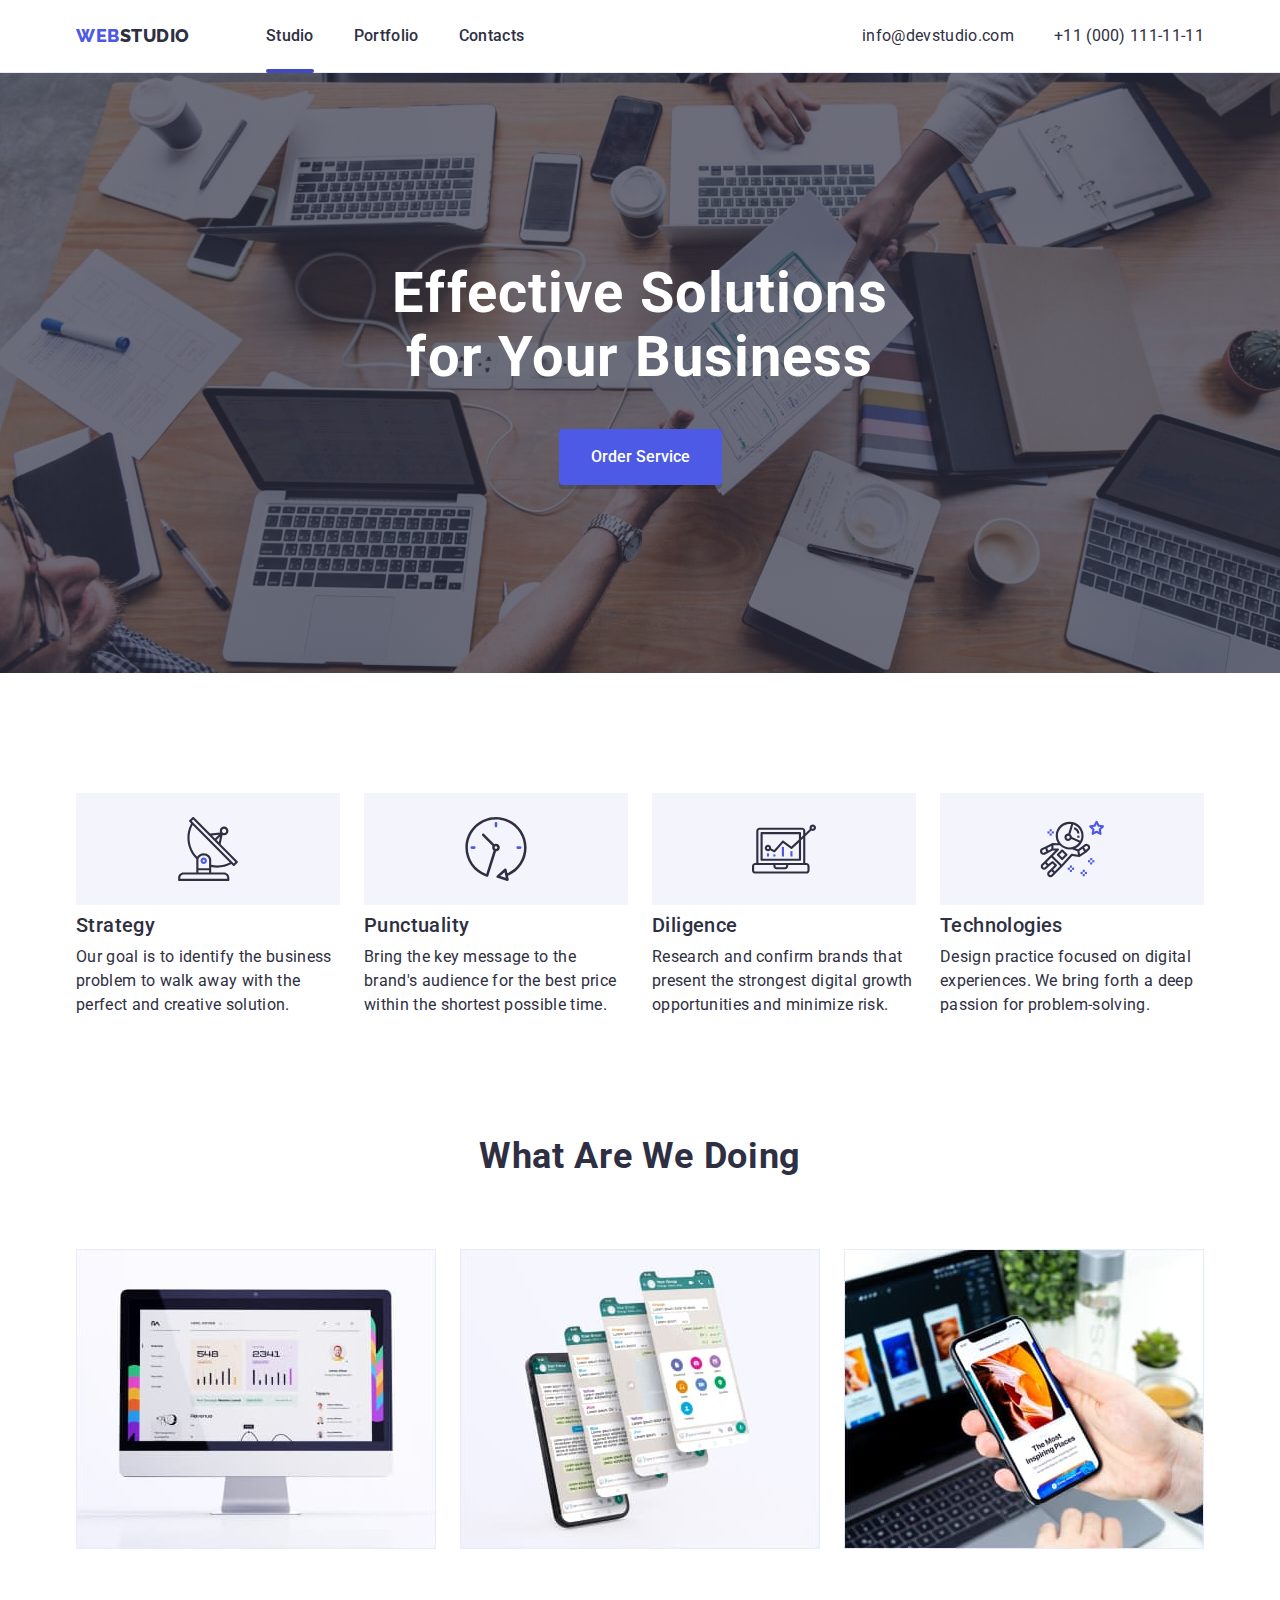
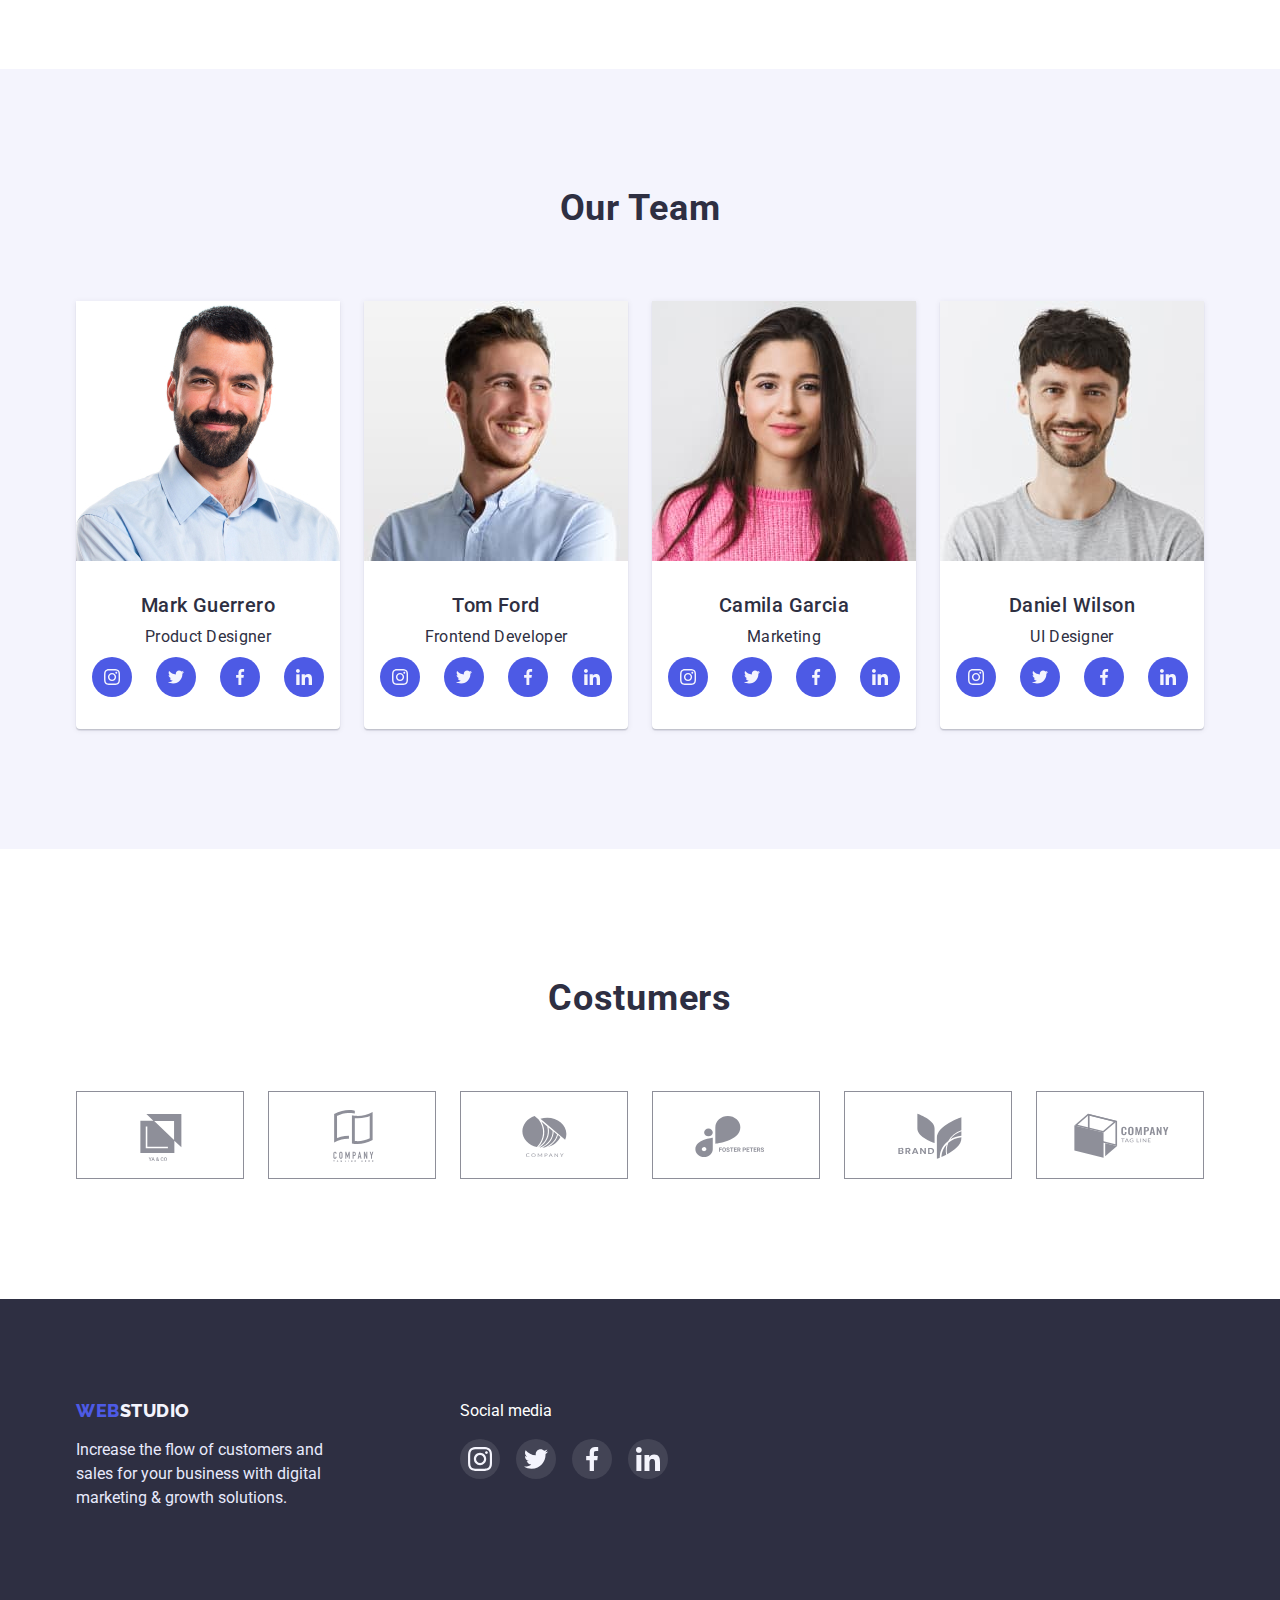
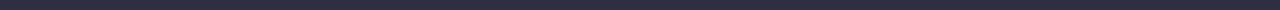
<file: index.html>
<!DOCTYPE html>
<html lang="en">
<head>
    <meta charset="UTF-8">
    <meta http-equiv="X-UA-Compatible" content="IE=edge">
    <meta name="viewport" content="width=device-width, initial-scale=1.0">
    <title>WebStudio</title>
    <link rel="preconnect" href="https://fonts.googleapis.com">
    <link rel="preconnect" href="https://fonts.gstatic.com" crossorigin>
    <link href="https://fonts.googleapis.com/css2?family=Raleway:wght@800&family=Roboto:wght@400;500;700;900&display=swap"
        rel="stylesheet">  
    <link rel="stylesheet" href="https://cdnjs.cloudflare.com/ajax/libs/modern-normalize/1.0.0/modern-normalize.min.css" >
    <link rel="stylesheet" href="./css/styles.css">
</head>
<body>
    <header class="head">
        <div class="container head-content ">
            <nav class="nav-content">
                <a class="logo link" href="./index.html"><span class="logo-web"> Web</span>Studio</a>
                <ul class="nav-list list">
                    <li class="nav-item"> <a class="link current " href="">Studio</a></li>
                    <li class="nav-item"> <a class="link " href="./portfolio.html">Portfolio</a></li>
                    <li class="nav-item"> <a class="link " href="">Contacts</a></li>
                </ul>
            </nav>
            <address class="contacts list ">
                <ul class="contacts-list ">
                    <li class="contacts-item"> <a class="link mail" href="mailto:info@devstudio.com">info@devstudio.com</a></li>
                    <li class="contacts-item"><a class="link tel" href="tel:+110001111111">+11 (000) 111-11-11</a></li>
                </ul>
            </address>
        </div>
    </header>
    <main class="main-studio">
        <section class="hero">
            <div class="container hero-content">
                <h1 class="hero-title">Effective Solutions for Your Business</h1>
                <button class="hero-button " type="button" data-modal-open>Order Service </button> 
            </div>
        </section>
        <section class="main-content">
            <section class="features">
                <div class="container ">
                    <h2 hidden>features</h2>
                    <ul class="features-list list">
                        <li class="features-item"> 
                            <div class="features-content-icon">
                            <svg class="features-icon" width="64" height="64">
                                <use href="./images/sprite.svg#icon-antenna-1" ></use>
                            </svg>
                            </div>
                            <h3 class="features-title">Strategy</h3>
                            <p class="features-subtitle">Our goal is to identify the business
                            problem to walk away with the perfect and creative solution.</p>
                        </li>
                        <li class="features-item">
                            <div class="features-content-icon">
                                <svg class="features-icon"  width="64" height="64">
                                    <use href="./images/sprite.svg#icon-clock-1"></use>
                                </svg>
                            </div>
                            <h3 class="features-title">Punctuality</h3>
                            <p class="features-subtitle">Bring the key message to the brand's audience for the best price within the shortest possible time.</p>
                        </li>
                        <li class="features-item">
                            <div class="features-content-icon">
                                <svg class="features-icon" width="64" height="64">
                                    <use href="./images/sprite.svg#icon-diagram-1" ></use>
                                </svg>
                            </div>
                            <h3 class="features-title">Diligence</h3>
                            <p class="features-subtitle">Research and confirm brands that present the strongest digital growth opportunities and minimize risk.</p>
                        </li>
                        <li class="features-item">
                           <div class="features-content-icon">
                                <svg class="features-icon" width="64" height="64">
                                    <use href="./images/sprite.svg#icon-astronaut-1" ></use>
                                </svg>
                            </div>
                            <h3 class="features-title">Technologies</h3>
                            <p class="features-subtitle">Design practice focused on digital experiences. We bring forth a deep passion for problem-solving.</p>
                        </li>
                    </ul>
                </div>
            </section>
            <section class="work">
                <div class="container">
                    <h2 class="work-title">What are we doing</h2>
                    <ul class="work-list list">
                        <li class="work-item">
                            <img src="./images/work/comp.jpg" alt="computer" width="360" >
                        </li>
                        <li class="work-item">
                            <img src="./images/work/Rectangle.jpg" alt="message" width="360" >
                        </li>
                        <li class="work-item">
                            <img src="./images/work/tel.jpg" alt="result" width="360" >
                        </li>
                    </ul>
                </div>
            </section>
            <section class="team team-content">
                <div class="container">
                    <h2 class="team-title">Our Team</h2>
                    <ul class="team-list list">
                        <li class="team-item ">
                            <img src="./images/team/Mark-Guerrero.jpg" alt="Mark-Guerrero" width="264">
                            <h3 class="team-subtitle">Mark Guerrero</h3>
                            <p class="team-text">Product Designer</p>
                            <ul class="team-social-list">
                                <li>
                                    <a class="team-social-link link" href="">
                                        <svg class="team-social-icon" width="16" height="16">
                                            <use href="./images/sprite.svg#icon-instagram-2"></use>
                                        </svg>
                                    </a>
                                </li>
                                <li>
                                    <a class="team-social-link link" href="">
                                        <svg class="team-social-icon" width="16" height="16">
                                            <use href="./images/sprite.svg#icon-twitter-1"></use>
                                        </svg>
                                    </a>
                                </li>
                                <li>
                                    <a class="team-social-link link" href="">
                                        <svg class="team-social-icon" width="16" height="16">
                                            <use href="./images/sprite.svg#icon-facebook-1"></use>
                                        </svg>
                                    </a>
                                </li>
                                <li>
                                    <a class="team-social-link link" href="">
                                        <svg class="team-social-icon" width="16" height="16">
                                            <use href="./images/sprite.svg#icon-linkedin-1"></use>
                                        </svg>
                                    </a>
                                </li>
                            </ul>
                        </li>
                        <li class="team-item ">
                            <img src="./images/team/Tom-Ford.jpg" alt="Tom-Ford" width="264">
                            <h3 class="team-subtitle">Tom Ford</h3>
                            <p class="team-text">Frontend Developer</p>
                            <ul class="team-social-list">
                                <li>
                                    <a class="team-social-link link" href="">
                                        <svg class="team-social-icon" width="16" height="16">
                                            <use href="./images/sprite.svg#icon-instagram-2"></use>
                                        </svg>
                                    </a>
                                </li>
                                <li>
                                    <a class="team-social-link link" href="">
                                        <svg class="team-social-icon" width="16" height="16">
                                            <use href="./images/sprite.svg#icon-twitter-1"></use>
                                        </svg>
                                    </a>
                                </li>
                                <li>
                                    <a class="team-social-link link" href="">
                                        <svg class="team-social-icon" width="16" height="16">
                                            <use href="./images/sprite.svg#icon-facebook-1"></use>
                                        </svg>
                                    </a>
                                </li>
                                <li>
                                    <a class="team-social-link link" href="">
                                        <svg class="team-social-icon" width="16" height="16">
                                            <use href="./images/sprite.svg#icon-linkedin-1"></use>
                                        </svg>
                                    </a>
                                </li>
                            </ul>
                        </li>
                        <li class="team-item ">
                            <img src="./images/team/Camila-Garcia.jpg" alt="Camila-Garcia" width="264">
                            <h3 class="team-subtitle">Camila Garcia</h3>
                            <p class="team-text">Marketing</p>
                            <ul class="team-social-list">
                                <li>
                                    <a class="team-social-link link" href="">
                                        <svg class="team-social-icon" width="16" height="16">
                                            <use href="./images/sprite.svg#icon-instagram-2"></use>
                                        </svg>
                                    </a>
                                </li>
                                <li>
                                    <a class="team-social-link link" href="">
                                        <svg class="team-social-icon" width="16" height="16">
                                            <use href="./images/sprite.svg#icon-twitter-1"></use>
                                        </svg>
                                    </a>
                                </li>
                                <li>
                                    <a class="team-social-link link" href="">
                                        <svg class="team-social-icon" width="16" height="16">
                                            <use href="./images/sprite.svg#icon-facebook-1"></use>
                                        </svg>
                                    </a>
                                </li>
                                <li>
                                    <a class="team-social-link link" href="">
                                        <svg class="team-social-icon" width="16" height="16">
                                            <use href="./images/sprite.svg#icon-linkedin-1"></use>
                                        </svg>
                                    </a>
                                </li>
                            </ul>
                        </li>
                        <li class="team-item ">
                            <img src="./images/team/Daniel-Wilson.jpg" alt="Daniel-Wilson" width="264">
                            <h3 class="team-subtitle">Daniel Wilson</h3>
                            <p class="team-text">UI Designer</p>
                            <ul class="team-social-list">
                                <li>
                                    <a class="team-social-link link" href="">
                                        <svg class="team-social-icon" width="16" height="16">
                                            <use href="./images/sprite.svg#icon-instagram-2"></use>
                                        </svg>
                                    </a>
                                </li>
                                <li>
                                    <a class="team-social-link link" href="">
                                        <svg class="team-social-icon" width="16" height="16">
                                            <use href="./images/sprite.svg#icon-twitter-1"></use>
                                        </svg>
                                    </a>
                                </li>
                                <li>
                                    <a class="team-social-link link" href="">
                                        <svg class="team-social-icon" width="16" height="16">
                                            <use href="./images/sprite.svg#icon-facebook-1"></use>
                                        </svg>
                                    </a>
                                </li>
                                <li>
                                    <a class="team-social-link link" href="">
                                        <svg class="team-social-icon" width="16" height="16">
                                            <use href="./images/sprite.svg#icon-linkedin-1"></use>
                                        </svg>
                                    </a>
                                </li>
                            </ul>
                        </li>
                    </ul>
                </div>
            </section>
        </section>
        <section class="customers">
            <div class="container">
                <h2 class="costumers-title">Costumers</h2>
                <ul class="customers-list list">
                    <li class="customers-item ">
                        <a class="customers-link link" href="">
                            <svg class="customers-icon">
                                <use href="./images/sprite.svg#icon-Logo"></use>
                            </svg>
                        </a>
                    </li>
                    <li class="customers-item ">
                        <a class="customers-link link" href="">
                            <svg class="customers-icon">
                                <use href="./images/sprite.svg#icon-Logo-2"></use>
                            </svg>
                        </a>
                    </li>
                    <li class="customers-item">
                        <a class="customers-link link" href="">
                            <svg class="customers-icon">
                                <use href="./images/sprite.svg#icon-Logo-3"></use>
                            </svg>
                        </a>
                    </li>
                    <li class="customers-item">
                        <a class="customers-link link" href="">
                            <svg class="customers-icon">
                                <use href="./images/sprite.svg#icon-Logo-4"></use>
                            </svg>
                        </a>
                    </li>
                    <li class="customers-item">
                        <a class="customers-link link" href="">
                            <svg class="customers-icon">
                                <use href="./images/sprite.svg#icon-Logo-5"></use>
                            </svg>
                        </a>
                    </li>
                    <li class="customers-item">
                        <a class="customers-link link" href="">
                            <svg class="customers-icon">
                                <use href="./images/sprite.svg#icon-Logo-6"></use>
                            </svg>
                        </a>
                    </li>
                </ul>
            </div>
        </section>
    </main>
    <footer class="footer">
        <section>
            <div class="container footer-content ">
                <div class="footer-logo-content">
                    <a class="footer-logo link" href="./index.html"><span class="logo-web"> Web</span>Studio</a>
                    <p class="footer-text">Increase the flow of customers and sales for your business with digital marketing &
                        growth solutions.</p>
                </div>
                <div class="footer-social-content">
                    <p class="footer-title">Social media</p>
                    <ul class="footer-social-list list">
                        <li>
                            <a class="footer-social-link link" href="">
                                <svg class="footer-social-icon" width="24" height="24">
                                    <use href="./images/sprite.svg#icon-instagram-2"></use>
                                </svg>
                            </a>
                        </li>
                        <li>
                            <a class="footer-social-link link" href="">
                                <svg class="footer-social-icon"  width="24" height="24">
                                    <use href="./images/sprite.svg#icon-twitter-1"></use>
                                </svg>
                            </a>
                        </li>
                        <li>
                            <a class="footer-social-link link" href="">
                                <svg  class="footer-social-icon" width="24" height="24">
                                    <use href="./images/sprite.svg#icon-facebook-1"></use>
                                </svg>
                            </a>
                        </li>
                        <li>
                            <a class="footer-social-link link" href="">
                                <svg class="footer-social-icon" width="24" height="24">
                                    <use href="./images/sprite.svg#icon-linkedin-1"></use>
                                </svg>
                            </a>
                        </li>
                    </ul>

                </div>
            </div>
        </section>
    </footer>
    <div class="backdrop is-hidden" data-modal>
        <div class="modal">
            <button type="button" class="modal-close-btn" data-modal-close>
                <svg class="modal-close-icon" width="8px" height="8px">
                    <use href="./images/sprite.svg#icon-close-black"></use>
                </svg>
            </button>
        </div>
<script src="./js/modal.js"></script>
</body>
</html>
</file>
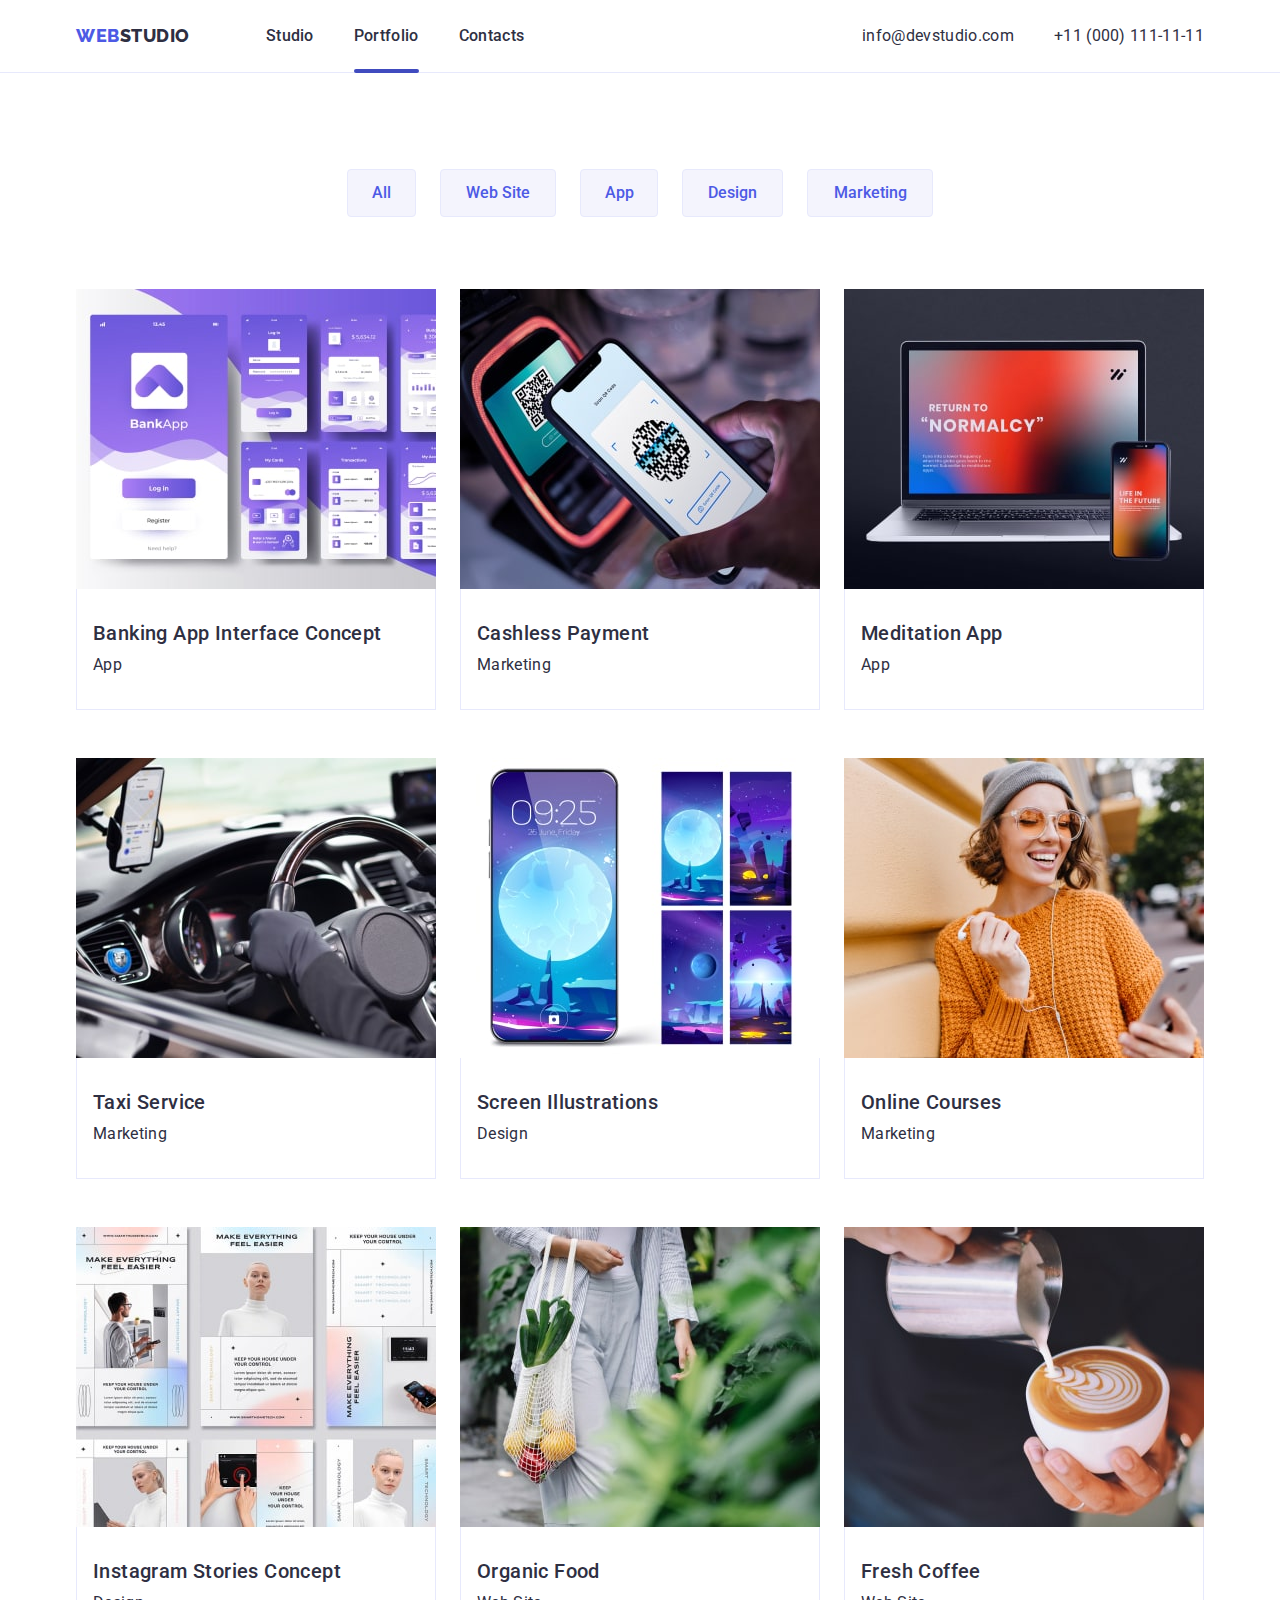
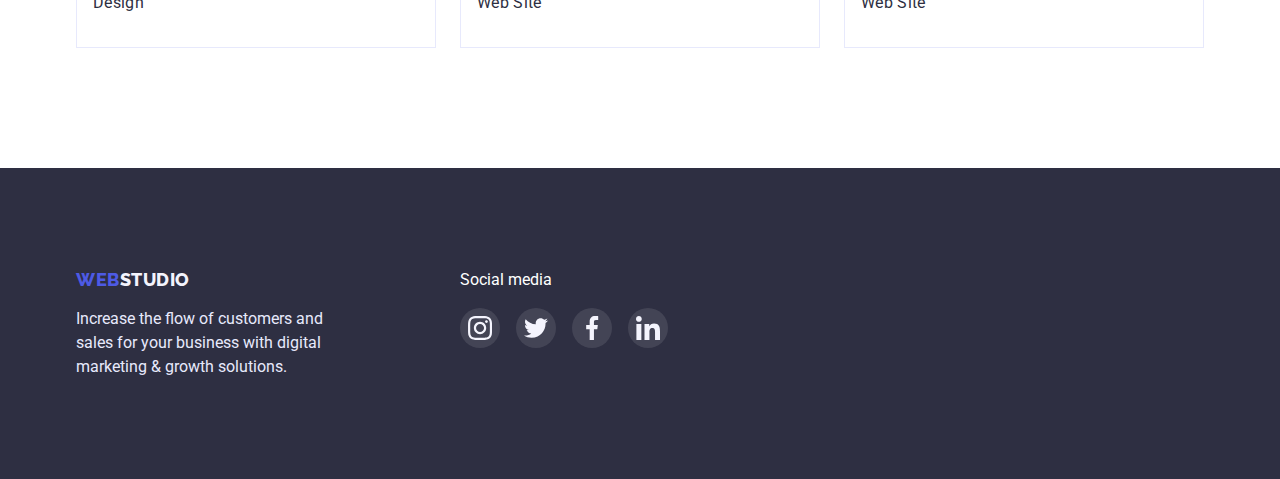
<file: portfolio.html>
<!DOCTYPE html>
<html lang="en">
<head>
    <meta charset="UTF-8">
    <meta http-equiv="X-UA-Compatible" content="IE=edge">
    <meta name="viewport" content="width=device-width, initial-scale=1.0">
    <title>Portfolio</title>
    <link rel="preconnect" href="https://fonts.googleapis.com">
    <link rel="preconnect" href="https://fonts.gstatic.com" crossorigin>
    <link href="https://fonts.googleapis.com/css2?family=Raleway:wght@800&family=Roboto:wght@400;500;700;900&display=swap"
        rel="stylesheet">
    <link rel="stylesheet" href="https://cdnjs.cloudflare.com/ajax/libs/modern-normalize/1.0.0/modern-normalize.min.css" >
    <link rel="stylesheet" href="./css/styles.css">

</head>
<body>
    <header class="head">
        <div class="container head-content ">
            <nav class="nav-content">
                <a class="logo link" href="./index.html"><span class="logo-web"> Web</span>Studio</a>
                <ul class="nav-list list">
                    <li class="nav-item"> <a class="link" href="./index.html">Studio</a></li>
                    <li class="nav-item"> <a class="link current" href="">Portfolio</a></li>
                    <li class="nav-item"> <a class="link" href="">Contacts</a></li>
                </ul>
            </nav>
            <address class="contacts list ">
                <ul class="contacts-list ">
                    <li class="contacts-item"> <a class="link mail" href="mailto:info@devstudio.com">info@devstudio.com</a>
                    </li>
                    <li class="contacts-item"><a class="link tel" href="tel:+110001111111">+11 (000) 111-11-11</a></li>
                </ul>
            </address>
        </div>
    </header>
<main>
    
    <section class="project">
        <div class="container">
            <h1 hidden>Filter Btn</h1>
            <ul class="filter-btn list">
                <li><button class="filter-btn-all fil-btn" type="button">All</button></li>
                <li><button class=" filter-btn-web fil-btn" type="button">Web Site</button></li>
                <li><button class=" filter-btn-app fil-btn" type="button">App</button></li>
                <li><button class=" filter-btn-des fil-btn" type="button">Design</button></li>
                <li><button class=" filter-btn-market fil-btn" type="button">Marketing</button></li>
            </ul>
            <ul class="project-list list"> 
                <li class="project-item ">
                    <a class="project-link link" href="">
                        <div class="project-img-overlay">
                            <img class="project-img" src="./img-portfolio/compressjpeg/img2min.jpg" alt="Banking App" width="360">
                            <p class="overlay">14 Stylish and User-Friendly App Design Concepts · Task Manager App · Calorie Tracker App · Exotic Fruit Ecommerce App ·
                            Cloud Storage App</p>
                        </div>
                    <div class="project-card-info">
                        <h2 class="project-title link">Banking App Interface Concept</h2>
                        <p class="project-subtitle link">App</p>
                    </div>
                    </a>
                </li>
                <li class="project-item" >
                    <a class="project-link link" href="">
                        <div class="project-img-overlay">
                            <img class="project-img"  src="./img-portfolio/compressjpeg/img5min.jpg" alt="Payment" width="360">
                            <p class="overlay">14 Stylish and User-Friendly App Design Concepts · Task Manager App · Calorie Tracker App · Exotic
                                Fruit Ecommerce App ·
                                Cloud Storage App</p>
                        </div>
                     <div class="project-card-info"> 
                        <h2 class="project-title link">Cashless Payment</h2>
                        <p class="project-subtitle link"> Marketing</p>
                    </div>
                    </a>
                </li>
                <li class="project-item" >
                    <a class="project-link link" href="">
                        <div class="project-img-overlay">
                            <img class="project-img" src="./img-portfolio/compressjpeg/img6min.jpg" alt="Meditaion App" width="360">
                            <p class="overlay">14 Stylish and User-Friendly App Design Concepts · Task Manager App · Calorie Tracker App · Exotic
                                Fruit Ecommerce App ·
                                Cloud Storage App</p>
                        </div>
                    <div class="project-card-info">
                        <h2 class="project-title link">Meditation App</h2>
                        <p class="project-subtitle link">App</p>
                    </div>
                    </a>
                </li>
                <li class="project-item" >
                    <a class="project-link link" href="">
                        <div class="project-img-overlay">
                            <img class="project-img" src="./img-portfolio/compressjpeg/img7min.jpg" alt="Taxi Service" width="360">
                            <p class="overlay">14 Stylish and User-Friendly App Design Concepts · Task Manager App · Calorie Tracker App · Exotic
                                Fruit Ecommerce App ·
                                Cloud Storage App</p>
                        </div>
                    <div class="project-card-info">
                        <h2 class="project-title link">Taxi Service</h2>
                        <p class="project-subtitle link">Marketing</p>
                    </div>
                    </a>
                </li>
                <li class="project-item" >
                    <a class="project-link link" href="">
                        <div class="project-img-overlay">
                            <img class="project-img" src="./img-portfolio/compressjpeg/img8min.jpg" alt="Screen Illustrations" width="360">
                            <p class="overlay">14 Stylish and User-Friendly App Design Concepts · Task Manager App · Calorie Tracker App · Exotic
                                Fruit Ecommerce App ·
                                Cloud Storage App</p>
                        </div>
                    <div class="project-card-info">
                        <h2 class="project-title link">Screen Illustrations</h2>
                        <p class="project-subtitle link">Design</p>
                    </div>
                    </a>
                </li>
                <li class="project-item" >
                    <a class="project-link link" href="">
                        <div class="project-img-overlay">
                            <img class="project-img" src="./img-portfolio/compressjpeg/img9min.jpg" alt="Online Courses" width="360">
                            <p class="overlay">14 Stylish and User-Friendly App Design Concepts · Task Manager App · Calorie Tracker App · Exotic
                                Fruit Ecommerce App ·
                                Cloud Storage App</p>
                        </div>
                    <div class="project-card-info">
                        <h2 class="project-title link">Online Courses</h2>
                        <p class="project-subtitle link">Marketing</p>
                    </div>
                    </a>
                </li>
                <li class="project-item" >
                    <a class="project-link link" href="">
                        <div class="project-img-overlay">
                            <img class="project-img" src="./img-portfolio/compressjpeg/img10min.jpg" alt="Instagram Stories" width="360">
                            <p class="overlay">14 Stylish and User-Friendly App Design Concepts · Task Manager App · Calorie Tracker App · Exotic
                                Fruit Ecommerce App ·
                                Cloud Storage App</p>
                        </div>
                    <div class="project-card-info">
                        <h2 class="project-title link">Instagram Stories Concept</h2>
                        <p class="project-subtitle link">Design</p>
                    </div>
                    </a>
                </li>
                <li class="project-item" >
                    <a class="project-link link" href="">
                        <div class="project-img-overlay">
                            <img class="project-img" src="./img-portfolio/compressjpeg/img11min.jpg" alt="Organic Food" width="360">
                            <p class="overlay">14 Stylish and User-Friendly App Design Concepts · Task Manager App · Calorie Tracker App · Exotic
                                Fruit Ecommerce App ·
                                Cloud Storage App</p>
                        </div>
                    <div class="project-card-info">
                        <h2 class="project-title link">Organic Food</h2>
                        <p class="project-subtitle link">Web Site</p>
                    </div>
                    </a>
                </li>
                <li class="project-item" >
                    <a class="project-link link" href="">
                        <div class="project-img-overlay">
                            <img class="project-img" src="./img-portfolio/compressjpeg/img12min.jpg" alt="Fresh Coffee" width="360">
                            <p class="overlay">14 Stylish and User-Friendly App Design Concepts · Task Manager App · Calorie Tracker App · Exotic
                                Fruit Ecommerce App ·
                                Cloud Storage App</p>
                        </div>
                    <div class="project-card-info">
                        <h2 class="project-title link">Fresh Coffee</h2>
                        <p class="project-subtitle link">Web Site</p>
                    </div>
                    </a>
                </li>
            </ul>
        </div>
    </section>
   
</main>
    <footer class="footer">
        <section>
            <div class="container footer-content ">
                <div class="footer-logo-content">
                    <a class="footer-logo link" href="./index.html"><span class="logo-web"> Web</span>Studio</a>
                    <p class="footer-text">Increase the flow of customers and sales for your business with digital marketing
                        &
                        growth solutions.</p>
                </div>
                <div class="footer-social-content">
                    <p class="footer-title">Social media</p>
                    <ul class="footer-social-list list">
                        <li>
                            <a class="footer-social-link link" href="">
                                <svg class="footer-social-icon" width="24" height="24">
                                    <use href="./images/sprite.svg#icon-instagram-2"></use>
                                </svg>
                            </a>
                        </li>
                        <li>
                            <a class="footer-social-link link" href="">
                                <svg class="footer-social-icon" width="24" height="24">
                                    <use href="./images/sprite.svg#icon-twitter-1"></use>
                                </svg>
                            </a>
                        </li>
                        <li>
                            <a class="footer-social-link link" href="">
                                <svg class="footer-social-icon" width="24" height="24">
                                    <use href="./images/sprite.svg#icon-facebook-1"></use>
                                </svg>
                            </a>
                        </li>
                        <li>
                            <a class="footer-social-link link" href="">
                                <svg class="footer-social-icon" width="24" height="24">
                                    <use href="./images/sprite.svg#icon-linkedin-1"></use>
                                </svg>
                            </a>
                        </li>
                    </ul>
    
                </div>
            </div>
        </section>
    </footer>
</body>
</html>
</file>
<file: css/styles.css>
:root {
    --hover-color: #404BBF;
    --color-navy-blue: #2E2F42;
    --color-iris:#4D5AE5;
    --background-color-cloud:#F4F4FD;
    --transition-dur-and-func: 250ms cubic-bezier(0.4, 0, 0.2, 1);
    
}

h1,
h2,
h3,
h4,
p {
    margin: 0;
}
ul {
    margin: 0;
    padding: 0;
}
img {
    display: block;
    max-width: 100%;
    height: auto;
}


body {
    font-family: "Roboto", sans-serif;
    color:var(--color-navy-blue);
    
}
.container {
    width: 1158px;
    margin: 0 auto;
    padding: 0 15px;
    
}
.item {
   
}

.list li {
    list-style: none;
}
button {
    cursor: pointer;
}
.link {
    display: block;
    text-decoration: none;
    color: var(--color-navy-blue);
    transition: color var(--transition-dur-and-func);
}
.link:hover, .link:focus {
    color: var(--hover-color);
}



/*-------------------------- header --------------------------*/

.head {
    box-sizing: border-box;
    border-bottom: 1px solid #E7E9FC;
    background-color: #FFFFFF
    
}
.head-content {
    display: flex;
    align-items: center;
    justify-content: space-between;

}
.nav-content {
    display: flex;
    align-items: center;
}
.nav-list {
}
.nav-item {
    position: relative;
    padding: 24px 0;

}
.current::after {
    content: "";

    position: absolute;
    
    width: 100%;
    height: 4px;
    left: 0;
    bottom: -1px;
    display: block;
    background-color: var(--hover-color);
    border-radius: 2px;
}
.logo {
    font-family: "Raleway", sans-serif;
    font-weight: 800;
    font-size: 18px;
    line-height: 1.3;
    color: var(--color-navy-blue);
    margin-right: 76px;

    letter-spacing: 0.03em;
    text-transform: uppercase;
}
.logo-web {
    font-family: "Raleway", sans-serif;
    font-weight: 800;
    font-size: 18px;
    line-height: 1.3;
    color: var(--color-iris);

    letter-spacing: 0.03em;
    text-transform: uppercase;
}

.contacts {
}
.nav-list {
    display: flex;
    gap: 30px;
    font-weight: 500;
    font-size: 16px;
    line-height: 1.5;
    letter-spacing: 0.02em;
    gap: 40px;
}
.contacts-list {
    display: flex;
    gap: 40px;
}
.contacts-item {
    font-family: inherit;
    font-style: normal;
    font-weight: 400;
    font-size: 16px;
    line-height: 1.5;
    letter-spacing: 0.02em;
    color: #434455;
}
    
.mail {
}
.tel {
}



/*------------------- hero studio ---------------------*/
.hero {
    max-width: 1440px;
    margin-left: auto;
    margin-right: auto;
    padding: 188px 0;
    text-align: center;
    background-image: linear-gradient(rgba(46, 47, 66, 0.7), rgba(46, 47, 66, 0.7)),
      url('../images/hero/people-office.jpg');
    background-repeat: no-repeat;
    background-size: cover;
    background-color: var(--color-navy-blue);
}
.hero-content {
}
.hero-title {
    margin: 0 auto;
    width: 496px;
    height: 120px;
    font-size: 56px;
    text-align: center;
    letter-spacing: 0.02em;
    color: #FFFFFF;

}
.hero-button {
    padding: 16px 32px;
    background: var(--color-iris);
    border: 1px;
    font-weight: 500;
    font-size: 16px;
    line-height: 1.5;
    color: #FFFFFF;
    font-family: inherit;
    margin-top: 48px;
    border-radius: 4px;
    box-shadow: 0 4px  rgba(0, 0, 0, 0.15);
    transition:  background-color var(--transition-dur-and-func);
}    
    
.hero-button:hover,
.hero-button:focus  {
    background-color: var(--hover-color);

}

/*------------------- features studio ---------------------*/


.main-content {
    padding: 120px 0;

}
.features {
    padding-bottom: 120px;
}
.features-list {
    display: flex;
    justify-content: center;
    gap: 24px;
   
}

.features-item {
   width: calc((100% - 72px) / 4);
}
.features-content-icon {
    display: flex;
    justify-content: center;
    align-items: center;
    width: 264px;
    height: 112px;
    margin-bottom: 8px;
    background-color: var(--background-color-cloud);
}

.features-icon {


}
.features-title {
    font-weight: 500;
    font-size: 20px;
    line-height: 1.2;
    letter-spacing: 0.02em;

}

.features-subtitle {
    font-size: 16px;
    line-height: 1.5;
    letter-spacing: 0.02em;
    margin-top: 8px;
    width: 264px;
}


/*------------------- work studio ---------------------*/
.work {
    padding-bottom: 120px;
}
.work-title {
    font-weight: 700;
    font-size: 36px;
    line-height: 1.11;
    text-align: center;
    letter-spacing: 0.02em;
    text-transform: capitalize;
}

.work-list {
    display: flex;
    margin-top: 72px;
    gap: 24px;
}

.work-item {
    width: calc((100% - 48px) / 3);
}



/*------------------- team studio  ---------------------*/

.team {
    background: var(--background-color-cloud);
    color: var(--color-navy-blue);
}
.team-content {
    padding: 120px 0;
}

.team-title {
    font-weight: 700;
    font-size: 36px;
    line-height: 1.11;
    text-align: center;
    letter-spacing: 0.02em;
    text-transform: capitalize;
}

.team-list {
    display: flex;
    margin-top: 72px;
    gap: 24px;
}
.team-item {
    width: calc((100% - 72px) / 4);
    padding-bottom: 32px;

    background: #FFFFFF;
    box-shadow: 0px 1px 6px rgba(46, 47, 66, 0.08), 0px 1px 1px rgba(46, 47, 66, 0.16), 0px 2px 1px rgba(46, 47, 66, 0.08);
    border-radius: 0px 0px 4px 4px;
}

.team-subtitle {
    margin-top: 32px;
    font-weight: 500;
    font-size: 20px;
    line-height: 1.2;
    text-align: center;
    letter-spacing: 0.02em;
}

.team-text {
    margin-top: 8px;
    font-size: 16px;
    line-height: 1.5;
    text-align: center;
    letter-spacing: 0.02em;
}
.team-social-list {
    display: flex;
    justify-content: center;
    gap: 24px;
    margin-top: 8px;
}
.team-social-link {
    display: flex;
    justify-content: center;
    align-items: center;
    Width: 40px;
    Height: 40px;
    border-radius: 50%;
    background-color: var(--color-iris);
    transition: background-color var(--transition-dur-and-func);
}
.team-social-link:hover,
.team-social-link:focus {
    background-color: var(--hover-color);
}
.team-social-icon {
}

/*------------------- customers --------------------*/
.customers {
    padding: 10px 0 120px;
}

.costumers-title {
    color: var(--color-navy-blue);
    margin-bottom: 72px;
    font-weight: 700;
    font-size: 36px;
    line-height: 1.11;
    text-align: center;
    letter-spacing: 0.02em;
    text-transform: capitalize;
}

.customers-list {
    display: flex;
    justify-content: center;
    gap: 24px;
}

.customers-item {
    width: 168px;
    height: 88px;
    border: 1px solid #8E8F99;
}
.customers-item:hover  {
    border-color: var(--hover-color);
}

.customers-link {
    display: flex;
    justify-content: center;
    align-items: center;
    width: 100%;
    height: 100%;
    transition: background-color var(--transition-dur-and-func);
}

.customers-link:hover .customers-icon,
.customers-link:focus .customers-icon {
    fill: var(--hover-color);
}
.customers-icon {
    width: 104px;
    height: 56px;
    fill:#8E8F99
}



/*------------------- filter btn portfolio ---------------------*/

.filter {
}

.filter-btn {
    display: flex;
    justify-content: center;
    gap: 24px;
}


.fil-btn {
    margin-bottom: 72px;
    background: var(--background-color-cloud);
    border-radius: 4px;
    border: 1px solid #E7E9FC;

    font-family: inherit;
    font-weight: 500;
    font-size: 16px;
    line-height: 1.5;
    color: #4D5AE5;
    transition: color var(--transition-dur-and-func), bacground-color var(--transition-dur-and-func);

}
.fil-btn:hover,
.fil-btn:focus {
    background-color: var(--hover-color);
    color: #FFFFFF;
    box-shadow: 0 4px rgba(0, 0, 0, 0.15);
}
.filter-btn-all {
    width: 69px;
    height: 48px;
}
.filter-btn-web {
    width: 116px;
    height: 48px;
}
.filter-btn-app   {
    width: 78px;
    height: 48px;
}
.filter-btn-des {
    width: 101px;
    height: 48px;
}
.filter-btn-market {
    width: 126px;
    height: 48px;

}

/*------------------- project portfolio ---------------------*/

.project {
 padding: 96px 0 120px;    
}
.project-list {
    display: flex;
    flex-wrap: wrap;
    column-gap: 24px;
    row-gap: 48px;
}
.project-link {
    display: block;
}
.project-link:hover,
.project-link:focus {
    box-shadow: 1px 2px  rgba(46, 47, 66, 0.16);

}
.project-item {
    width: 360px;
    flex-basis: calc((100% - 48px) / 3);
}
.project-link:hover .overlay,
.project-link:focus .overlay {
    transform: translate(0, 0);
}
.project-img-overlay {
    position: relative;
    overflow: hidden;

}
.project-img {
}
.overlay {
    width: 100%;
    height: 100%;
    Font-size: 16px;
    Line-height: 1.5;
    color: #F4F4FD;
    padding: 40px 32px ;
    background-color: var(--color-iris);
    transition: transform 500ms linear;

    position: absolute;
    left: 0;
    top: 0;
    overflow: auto;

    transform: translate(0, 100%);
}
.project-card-info {
    display: flex;
    flex-direction: column;
    justify-content: center;
    align-items: flex-start;
    padding: 32px 16px ;
    border:  1px solid #E7E9FC;
    border-top: none;

    width: 360px;
}
.project-title{
    font-weight: 500;
    font-size: 20px;
    line-height: 1.2;
    letter-spacing: 0.02em;
    color: var(--color-navy-blue);
}
.project-subtitle{
    font-size: 16px;
    line-height: 1.5;
    letter-spacing: 0.02em;
    color: var(--color-navy-blue);
    margin-top: 8px;
}


/*------------------- footer ---------------------*/
.footer {
    background: var(--color-navy-blue);
    padding: 100px 0;
}
.footer-content {
    display: flex;
}
.footer-logo {
    margin-bottom: 16px;
    font-family: "Raleway", sans-serif;
    font-weight: 800;
    font-size: 18px;
    line-height: 1.3;
    color: #F4F4FD;

    letter-spacing: 0.03em;
    text-transform: uppercase;
}

.footer-text {
    width: 264px;
    height: 72px;
    font-size: 16px;
    line-height: 1.5;
    color: #E7E9FC;
}
.footer-title {
    color: #FFFFFF;
    font-size: 16px;
    line-height: 1.5;
    margin-bottom: 16px;
}
.footer-social-content {
    margin-left: 120px;
}
.footer-social-list {
    display: flex;
    gap: 16px;
}


.footer-social-link {
    display: flex;
    justify-content: center;
    align-items: center;
    border-radius: 50%;
    background-color: rgba(255, 255, 255, 0.1);
    width: 40px;
    height: 40px;
    transition: background-color var(--transition-dur-and-func);
}
.footer-social-link:hover,
.footer-social-link:focus {
    background-color: #31D0AA;
}

.footer-social-icon {}


/*----------- modal window --------------- */
.backdrop {
    position: fixed;
    left: 0;
    top: 0;
    z-index: 100;
    width: 100%;
    height: 100%;
    background-color: rgba(46, 47, 66, 0.4);

    transition: opacity var(--transition-dur-and-func), visibility var(--transition-dur-and-func);
}
.backdrop.is-hidden {
    opacity: 0;
    visibility: hidden;
    pointer-events: none;
}
.modal {
    position: absolute;
    top: 50%;
    left: 50%;
    transform: translate(-50%, -50%);


    width: 408px;
    height: 576px;
    background-color: #FCFCFC;
}
.modal-close-btn {
    position: absolute;
    top: 24px;
    right: 24px;

    display: flex;
    justify-content: center;
    align-items: center;

    border-radius: 50%;
    border: 1px solid rgba(0, 0, 0, 0.1);
    padding: 0;
    width: 24px;
    height: 24px;
    background-color: #E7E9FC;

    transition: background-color var(--transition-dur-and-func);
}
.modal-close-btn:hover,
.modal-close-btn:focus {
    fill: #FFFFFF;
    background-color: var(--hover-color);
}
.modal-close-icon {
    transition: fill var(--transition-dur-and-func);
}
</file>
